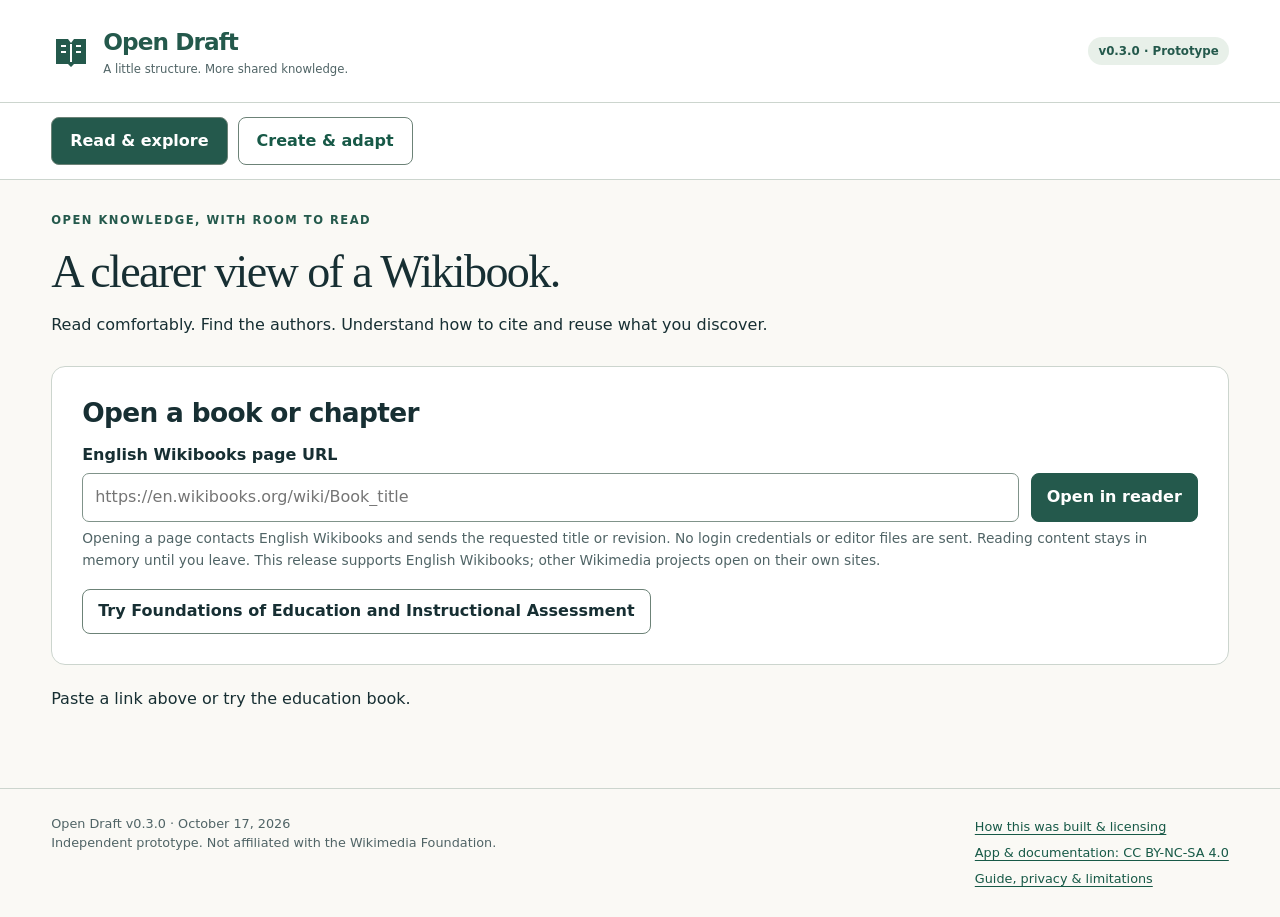
<file: docs/index.html>
<!doctype html>
<html lang="en">
<head>
  <meta charset="utf-8">
  <meta name="viewport" content="width=device-width, initial-scale=1">
  <meta name="description" content="A local-first workspace for thoughtful Wikibooks and Wikimedia Commons contributions.">
  <meta http-equiv="Content-Security-Policy" content="default-src 'self'; script-src 'self'; style-src 'self'; img-src 'self' data: blob:; connect-src https://en.wikibooks.org; object-src 'none'; base-uri 'none'; form-action 'none'">
  <title>Open Draft · A workspace for wiki contributors</title>
  <meta name="application-version" content="0.3.0">
  <meta name="release-date" content="2026-10-17">
  <link rel="license" href="https://creativecommons.org/licenses/by-nc-sa/4.0/">
  <link rel="stylesheet" href="styles.css">
  
  
  
  
  <script defer src="reader.js"></script>
</head>
<body><a class="skip" href="#reader-main">Skip to reader</a><header class="masthead">
  <a class="brand" href="./" aria-label="Open Draft home"><svg aria-hidden="true" viewBox="0 0 40 40" width="40" height="40"><path d="M5 8h12l3 4 3-4h12v25H23l-3 3-3-3H5z" fill="currentColor"/><path d="M20 13v18M10 15h5M10 21h5M25 15h5M25 21h5" stroke="#fff" stroke-width="2"/></svg><span>Open Draft<span class="brand-sub">A little structure. More shared knowledge.</span></span></a>
  <div class="header-actions"><span class="badge">v0.3.0 · Prototype</span></div>
</header><nav class="mode-nav" aria-label="Open Draft modes"><a href="./" aria-current="page">Read &amp; explore</a><a href="create.html" >Create &amp; adapt</a></nav>
<main id="reader-main" class="reader-home" tabindex="-1">
<section class="reader-welcome"><p class="eyebrow">OPEN KNOWLEDGE, WITH ROOM TO READ</p><h1>A clearer view of a Wikibook.</h1><p>Read comfortably. Find the authors. Understand how to cite and reuse what you discover.</p></section>
<section class="panel" aria-labelledby="open-title"><h2 id="open-title">Open a book or chapter</h2><form id="reader-form"><label for="book-url">English Wikibooks page URL</label><div class="reader-load"><input id="book-url" type="url" required aria-describedby="reader-privacy" placeholder="https://en.wikibooks.org/wiki/Book_title"><button id="load-book" class="primary" type="submit">Open in reader</button></div></form><p id="reader-privacy" class="hint">Opening a page contacts English Wikibooks and sends the requested title or revision. No login credentials or editor files are sent. Reading content stays in memory until you leave. This release supports English Wikibooks; other Wikimedia projects open on their own sites.</p><button id="education-example" class="example-button">Try Foundations of Education and Instructional Assessment</button></section>
<p id="reader-status" role="status">Paste a link above or try the education book.</p><p id="reader-error" role="alert"></p>
<section id="reader-result" hidden><header class="book-heading"><p class="eyebrow">ENGLISH WIKIBOOKS</p><h2 id="book-title" tabindex="-1"></h2><p id="revision-info" class="small"></p><div id="source-links" class="source-links"></div></header>
<div class="reader-columns"><aside class="reader-tools" aria-label="Reading and reuse tools">
<section class="panel"><h3>Make it comfortable</h3><label for="reader-size">Text size</label><select id="reader-size"><option value="size-normal">Standard</option><option value="size-large">Large</option><option value="size-largest">Extra large</option></select><label class="check"><input id="reader-spacing" type="checkbox"> More space between lines</label><details id="outline-details"><summary>On this page</summary><nav id="page-outline" aria-label="On this page"></nav></details></section>
<section class="panel"><h3>License &amp; reuse</h3><p id="license-info"></p><p><a href="https://creativecommons.org/licenses/by-sa/4.0/">Read CC BY-SA 4.0</a> · <a href="https://en.wikibooks.org/wiki/Wikibooks:Copyrights">Wikibooks copyright policy</a></p><p class="small">Credit the source, link the license, and indicate changes. Shared adaptations must meet ShareAlike terms. Images have their own licenses. The app’s NC-SA license does not apply to the book.</p><label for="attribution">Reuse attribution draft</label><textarea id="attribution" readonly rows="7"></textarea><button data-copy-reader="attribution">Copy attribution draft</button></section>
<section class="panel"><h3>Cite this page</h3><p>Use “Citation styles on Wikibooks” above for formatted references. This record identifies the page version you read.</p><label for="source-record">Source and revision record</label><textarea id="source-record" readonly rows="7"></textarea><div class="actions"><button data-copy-reader="source-record">Copy source record</button><button id="download-source">Download source &amp; attribution</button></div></section>
</aside><section class="panel reading-panel" aria-label="Wikibooks reading view"><p id="reading-limit" class="callout small"></p><article id="reader-content" class="wiki-reading size-normal" aria-label="Source page content"></article></section></div></section></main><footer><p>Open Draft v0.3.0 · <time datetime="2026-10-17">October 17, 2026</time><br>Independent prototype. Not affiliated with the Wikimedia Foundation.</p><p><a href="about.html">How this was built &amp; licensing</a><br><a rel="license" href="https://creativecommons.org/licenses/by-nc-sa/4.0/">App &amp; documentation: CC BY-NC-SA 4.0</a><br><a href="guide.html">Guide, privacy &amp; limitations</a></p></footer></body></html>
</file>
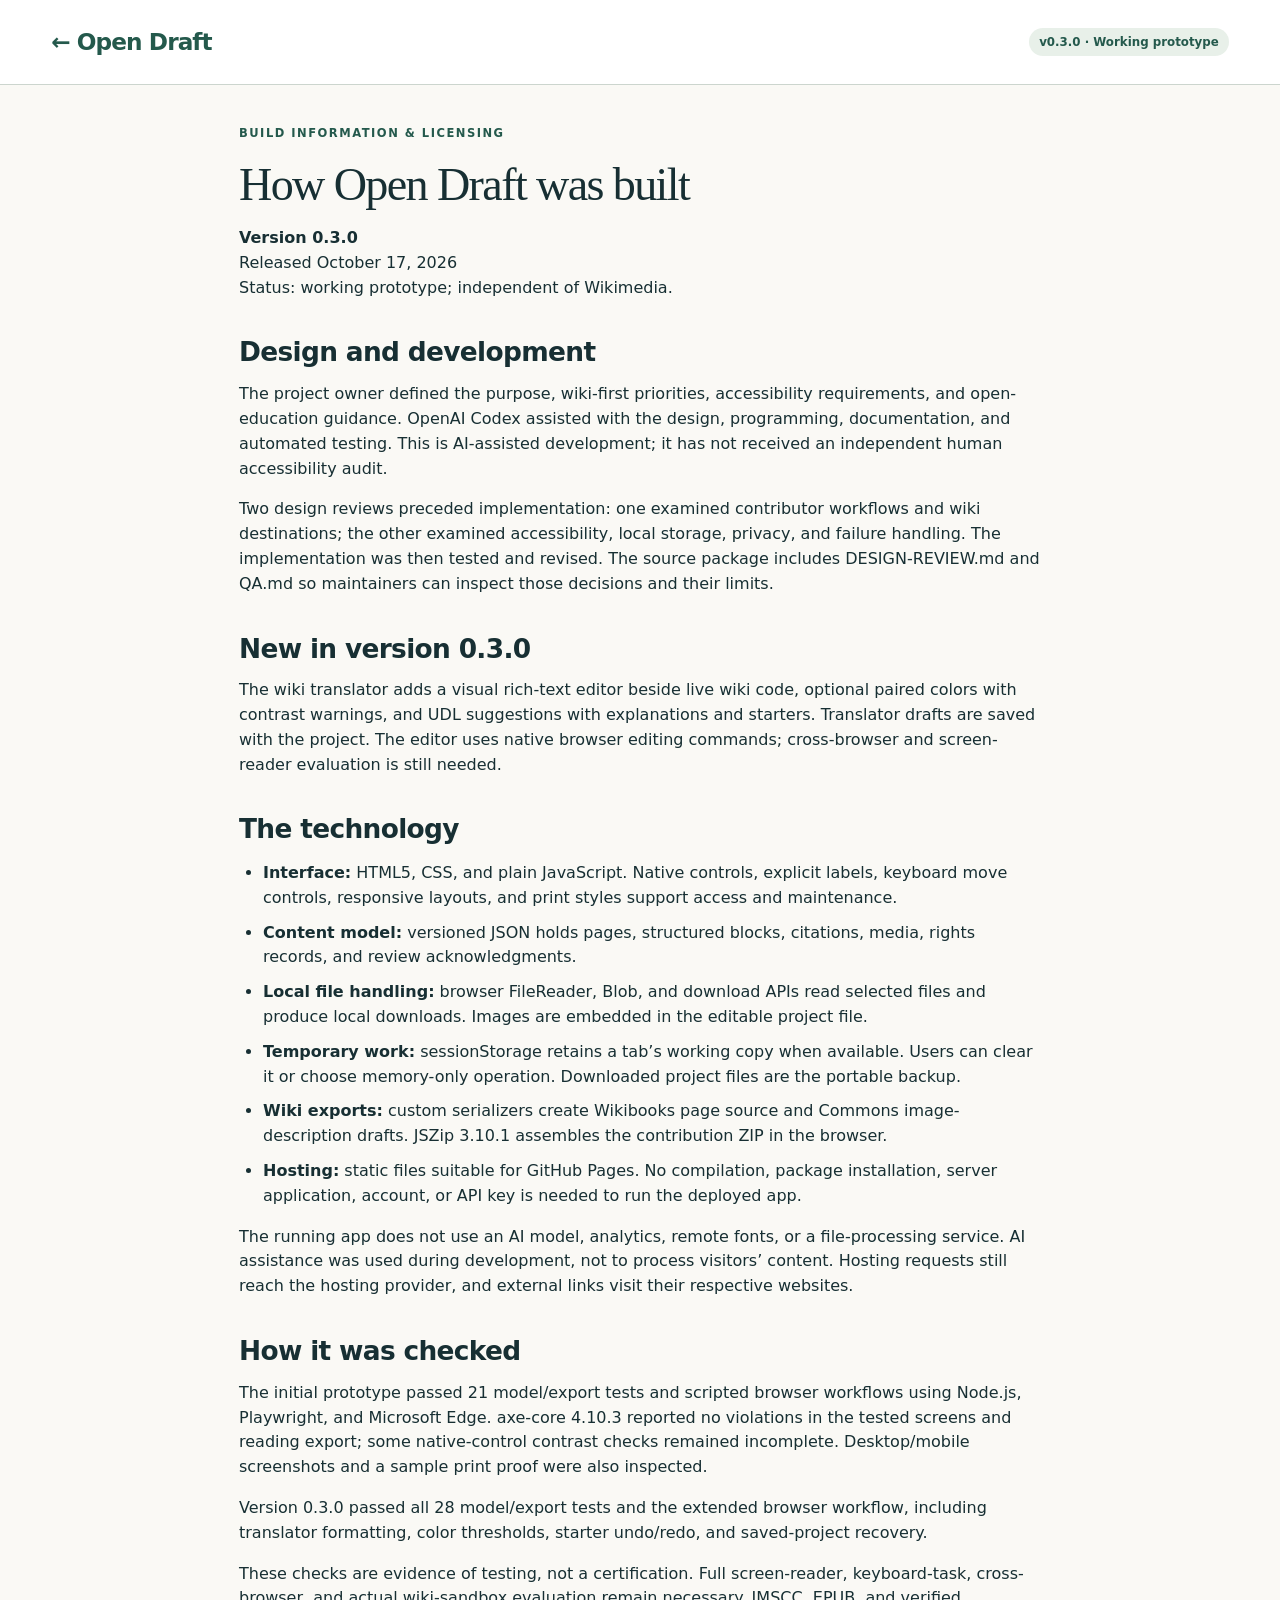
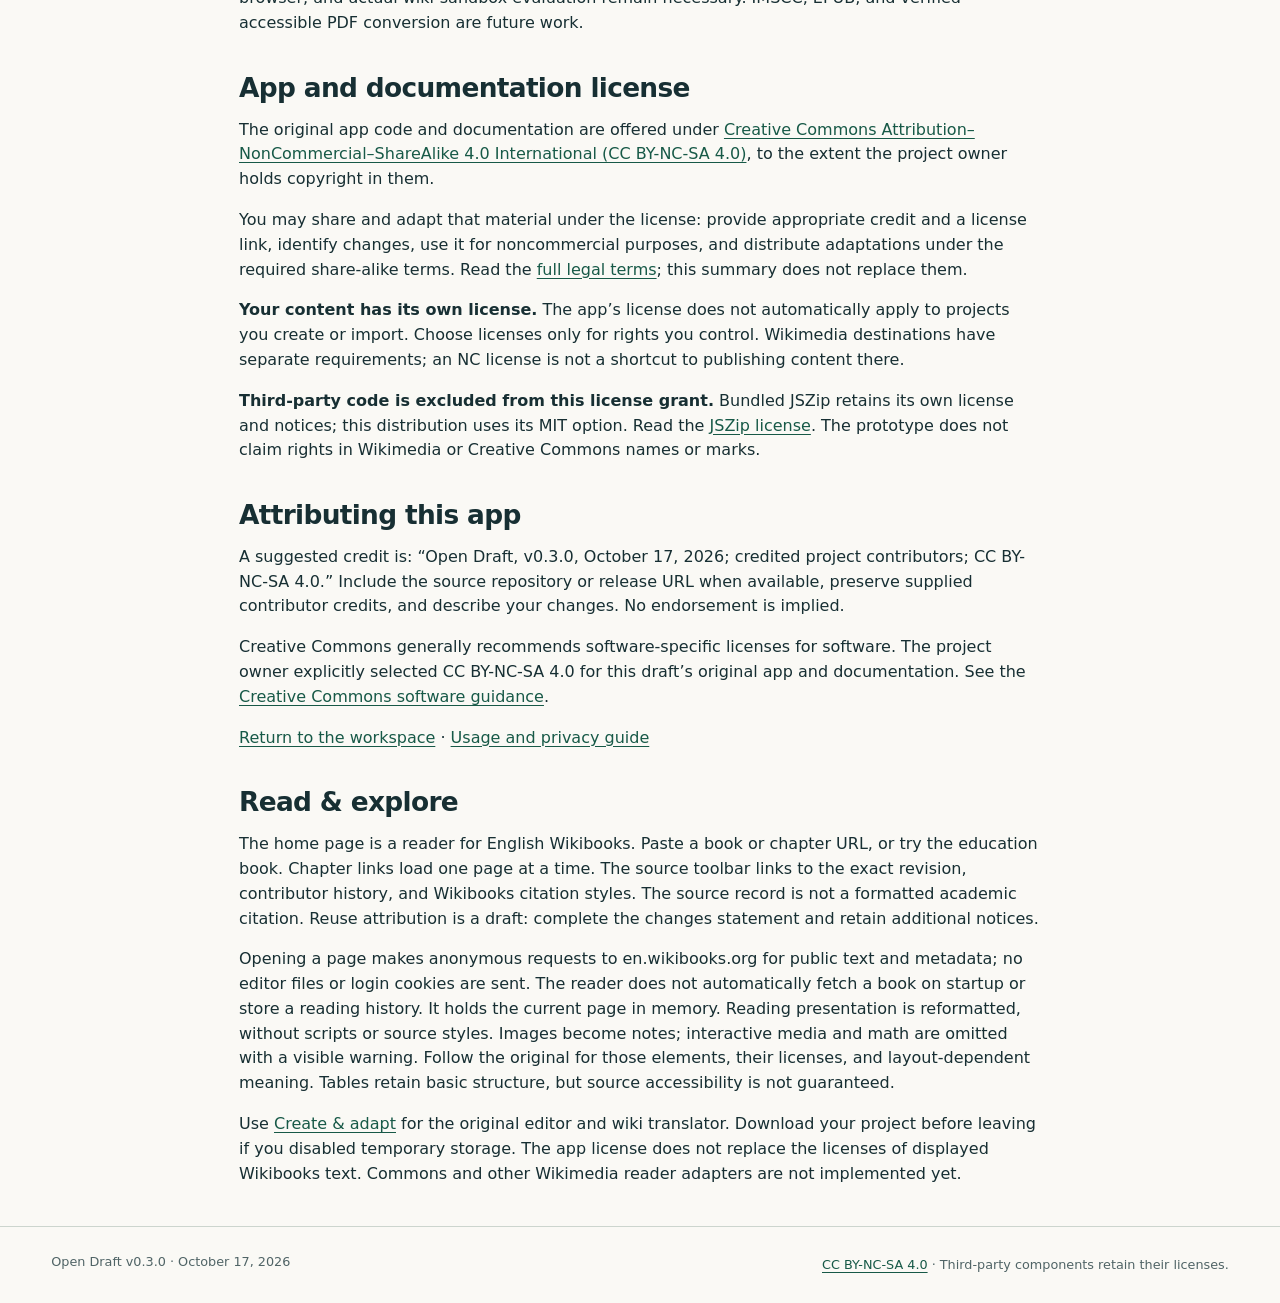
<file: docs/about.html>
<!doctype html>
<html lang="en">
<head><meta charset="utf-8"><meta name="viewport" content="width=device-width,initial-scale=1"><meta name="description" content="How Open Draft was built, its version, release date, and licensing."><title>How Open Draft was built · v0.3.0</title><link rel="stylesheet" href="styles.css"><link rel="license" href="https://creativecommons.org/licenses/by-nc-sa/4.0/"></head>
<body>
<a class="skip" href="#about">Skip to build information</a>
<header class="masthead"><a class="brand" href="./">← Open Draft</a><span class="badge">v0.3.0 · Working prototype</span></header>
<main class="guide" id="about">
<p class="eyebrow">BUILD INFORMATION &amp; LICENSING</p>
<h1>How Open Draft was built</h1>
<p><strong>Version 0.3.0</strong><br>Released <time datetime="2026-10-17">October 17, 2026</time><br>Status: working prototype; independent of Wikimedia.</p>
<h2>Design and development</h2>
<p>The project owner defined the purpose, wiki-first priorities, accessibility requirements, and open-education guidance. OpenAI Codex assisted with the design, programming, documentation, and automated testing. This is AI-assisted development; it has not received an independent human accessibility audit.</p>
<p>Two design reviews preceded implementation: one examined contributor workflows and wiki destinations; the other examined accessibility, local storage, privacy, and failure handling. The implementation was then tested and revised. The source package includes DESIGN-REVIEW.md and QA.md so maintainers can inspect those decisions and their limits.</p>
<h2>New in version 0.3.0</h2><p>The wiki translator adds a visual rich-text editor beside live wiki code, optional paired colors with contrast warnings, and UDL suggestions with explanations and starters. Translator drafts are saved with the project. The editor uses native browser editing commands; cross-browser and screen-reader evaluation is still needed.</p><h2>The technology</h2>
<ul>
<li><strong>Interface:</strong> HTML5, CSS, and plain JavaScript. Native controls, explicit labels, keyboard move controls, responsive layouts, and print styles support access and maintenance.</li>
<li><strong>Content model:</strong> versioned JSON holds pages, structured blocks, citations, media, rights records, and review acknowledgments.</li>
<li><strong>Local file handling:</strong> browser FileReader, Blob, and download APIs read selected files and produce local downloads. Images are embedded in the editable project file.</li>
<li><strong>Temporary work:</strong> sessionStorage retains a tab’s working copy when available. Users can clear it or choose memory-only operation. Downloaded project files are the portable backup.</li>
<li><strong>Wiki exports:</strong> custom serializers create Wikibooks page source and Commons image-description drafts. JSZip 3.10.1 assembles the contribution ZIP in the browser.</li>
<li><strong>Hosting:</strong> static files suitable for GitHub Pages. No compilation, package installation, server application, account, or API key is needed to run the deployed app.</li>
</ul>
<p>The running app does not use an AI model, analytics, remote fonts, or a file-processing service. AI assistance was used during development, not to process visitors’ content. Hosting requests still reach the hosting provider, and external links visit their respective websites.</p>
<h2>How it was checked</h2>
<p>The initial prototype passed 21 model/export tests and scripted browser workflows using Node.js, Playwright, and Microsoft Edge. axe-core 4.10.3 reported no violations in the tested screens and reading export; some native-control contrast checks remained incomplete. Desktop/mobile screenshots and a sample print proof were also inspected.</p>
<p>Version 0.3.0 passed all 28 model/export tests and the extended browser workflow, including translator formatting, color thresholds, starter undo/redo, and saved-project recovery.</p><p>These checks are evidence of testing, not a certification. Full screen-reader, keyboard-task, cross-browser, and actual wiki-sandbox evaluation remain necessary. IMSCC, EPUB, and verified accessible PDF conversion are future work.</p>
<h2>App and documentation license</h2>
<p>The original app code and documentation are offered under <a rel="license" href="https://creativecommons.org/licenses/by-nc-sa/4.0/">Creative Commons Attribution–NonCommercial–ShareAlike 4.0 International (CC BY-NC-SA 4.0)</a>, to the extent the project owner holds copyright in them.</p>
<p>You may share and adapt that material under the license: provide appropriate credit and a license link, identify changes, use it for noncommercial purposes, and distribute adaptations under the required share-alike terms. Read the <a href="https://creativecommons.org/licenses/by-nc-sa/4.0/legalcode.en">full legal terms</a>; this summary does not replace them.</p>
<p><strong>Your content has its own license.</strong> The app’s license does not automatically apply to projects you create or import. Choose licenses only for rights you control. Wikimedia destinations have separate requirements; an NC license is not a shortcut to publishing content there.</p>
<p><strong>Third-party code is excluded from this license grant.</strong> Bundled JSZip retains its own license and notices; this distribution uses its MIT option. Read the <a href="vendor/JSZIP-LICENSE.md">JSZip license</a>. The prototype does not claim rights in Wikimedia or Creative Commons names or marks.</p>
<h2>Attributing this app</h2>
<p>A suggested credit is: “Open Draft, v0.3.0, October 17, 2026; credited project contributors; CC BY-NC-SA 4.0.” Include the source repository or release URL when available, preserve supplied contributor credits, and describe your changes. No endorsement is implied.</p>
<p>Creative Commons generally recommends software-specific licenses for software. The project owner explicitly selected CC BY-NC-SA 4.0 for this draft’s original app and documentation. See the <a href="https://creativecommons.org/faq/#can-i-apply-a-creative-commons-license-to-software">Creative Commons software guidance</a>.</p>
<p><a href="./">Return to the workspace</a> · <a href="guide.html">Usage and privacy guide</a></p>
<h2>Read &amp; explore</h2><p>The home page is a reader for English Wikibooks. Paste a book or chapter URL, or try the education book. Chapter links load one page at a time. The source toolbar links to the exact revision, contributor history, and Wikibooks citation styles. The source record is not a formatted academic citation. Reuse attribution is a draft: complete the changes statement and retain additional notices.</p><p>Opening a page makes anonymous requests to en.wikibooks.org for public text and metadata; no editor files or login cookies are sent. The reader does not automatically fetch a book on startup or store a reading history. It holds the current page in memory. Reading presentation is reformatted, without scripts or source styles. Images become notes; interactive media and math are omitted with a visible warning. Follow the original for those elements, their licenses, and layout-dependent meaning. Tables retain basic structure, but source accessibility is not guaranteed.</p><p>Use <a href="create.html">Create &amp; adapt</a> for the original editor and wiki translator. Download your project before leaving if you disabled temporary storage. The app license does not replace the licenses of displayed Wikibooks text. Commons and other Wikimedia reader adapters are not implemented yet.</p></main>
<footer><p>Open Draft v0.3.0 · <time datetime="2026-10-17">October 17, 2026</time></p><p><a rel="license" href="https://creativecommons.org/licenses/by-nc-sa/4.0/">CC BY-NC-SA 4.0</a> · Third-party components retain their licenses.</p></footer>
</body></html>
</file>
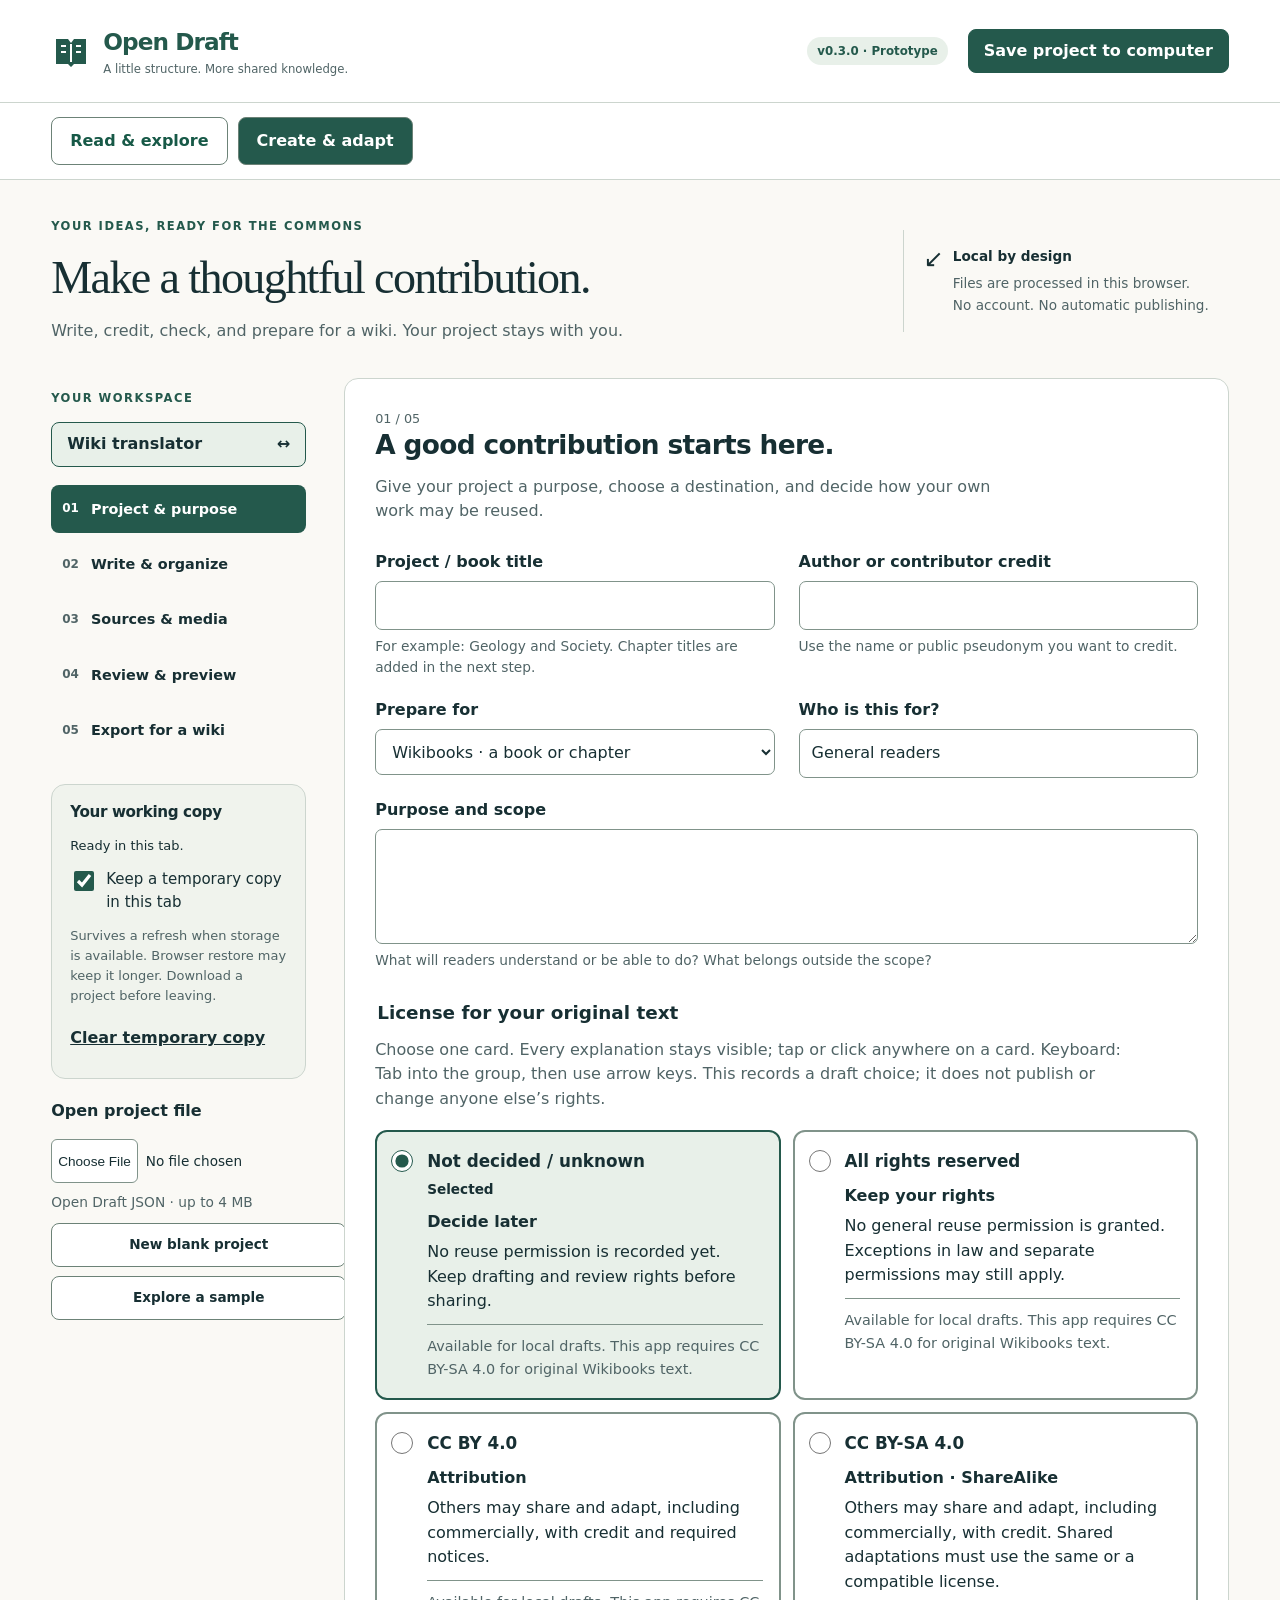
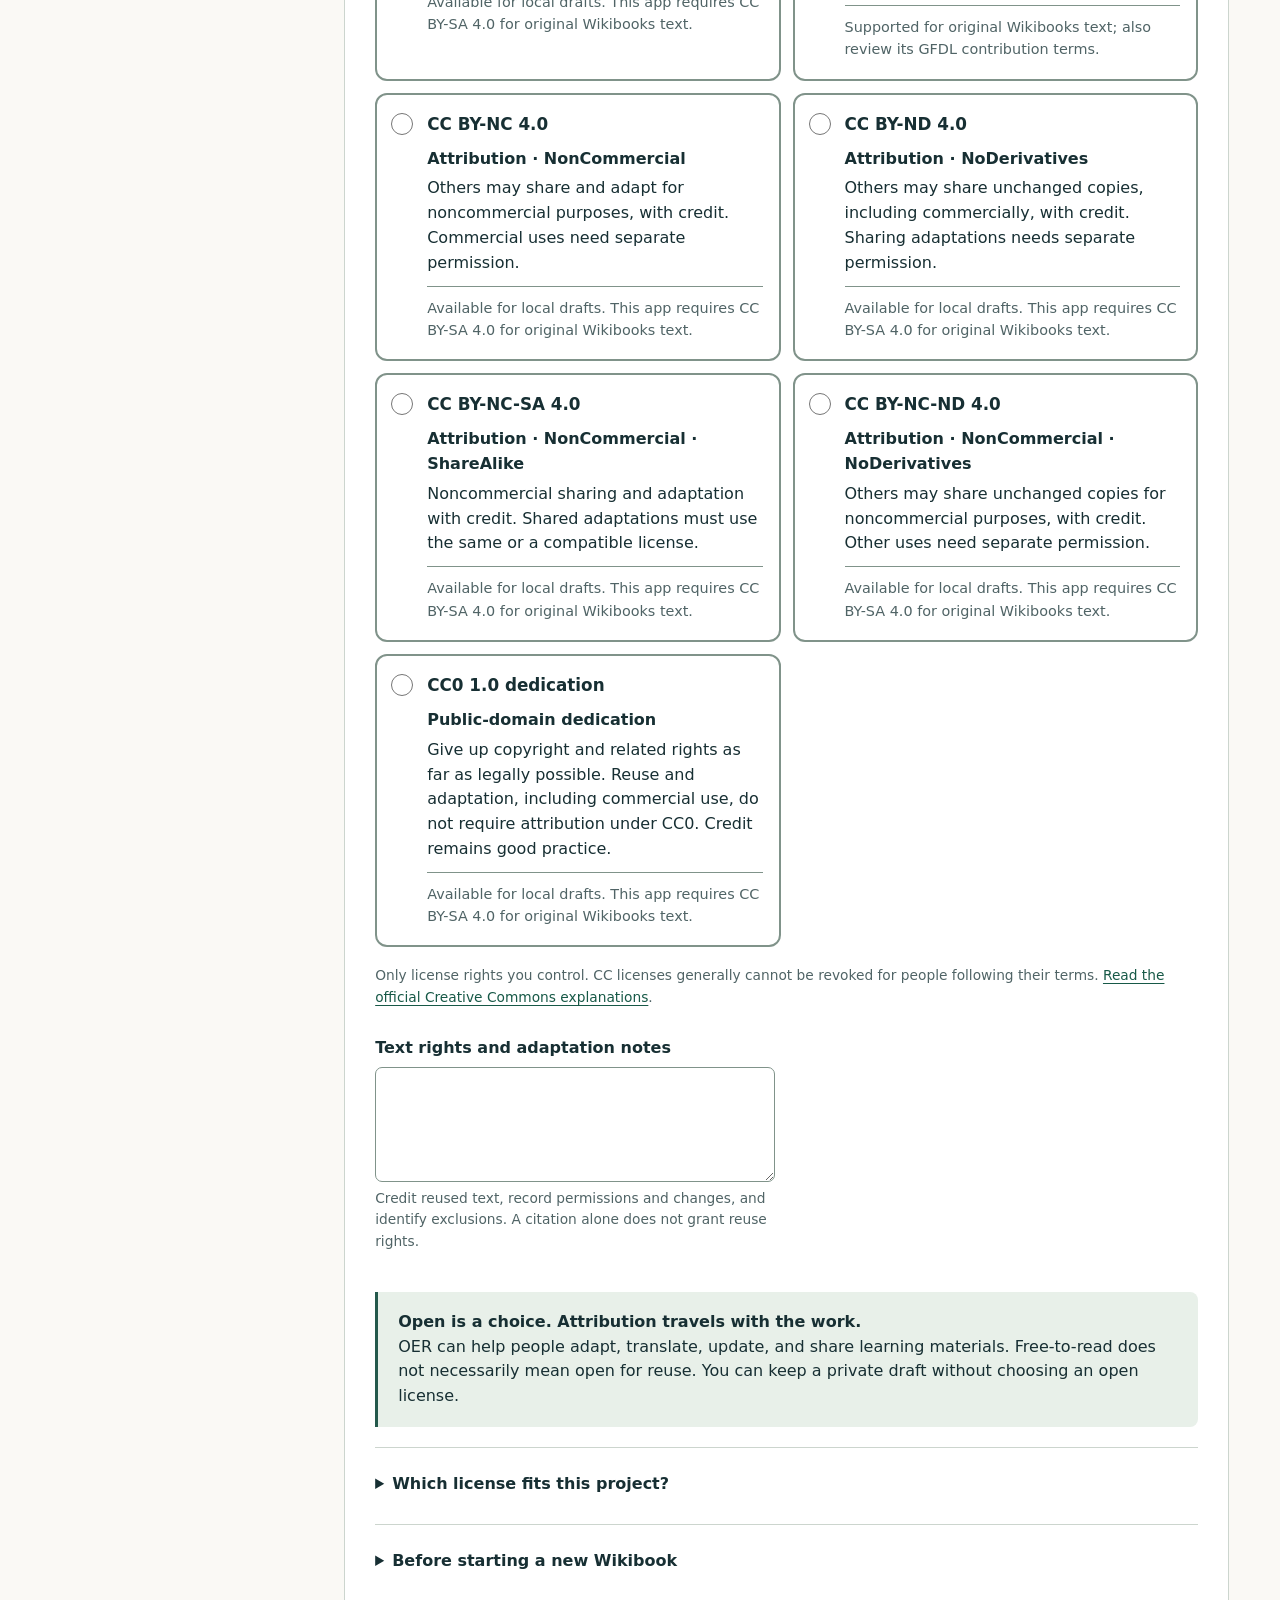
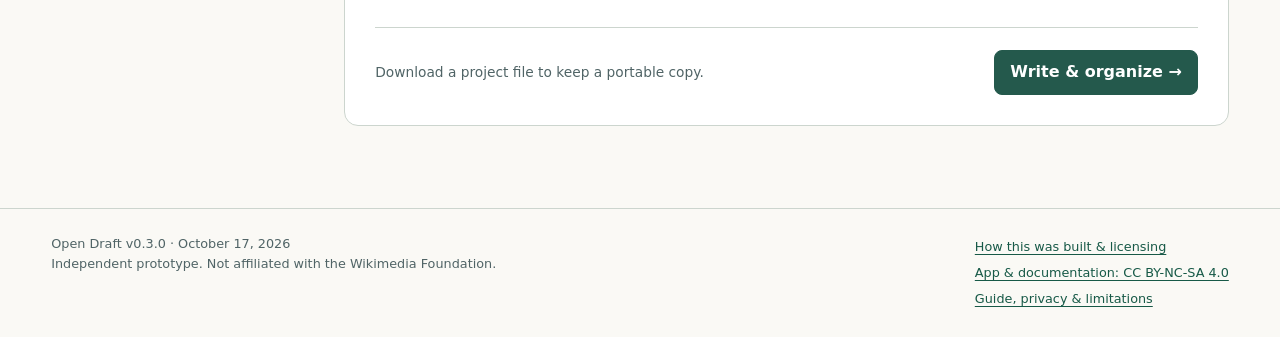
<file: docs/create.html>
<!doctype html>
<html lang="en">
<head>
  <meta charset="utf-8">
  <meta name="viewport" content="width=device-width, initial-scale=1">
  <meta name="description" content="A local-first workspace for thoughtful Wikibooks and Wikimedia Commons contributions.">
  <meta http-equiv="Content-Security-Policy" content="default-src 'self'; script-src 'self'; style-src 'self'; img-src 'self' data: blob:; connect-src 'none'; object-src 'none'; base-uri 'none'; form-action 'none'">
  <title>Open Draft · A workspace for wiki contributors</title>
  <meta name="application-version" content="0.3.0">
  <meta name="release-date" content="2026-10-17">
  <link rel="license" href="https://creativecommons.org/licenses/by-nc-sa/4.0/">
  <link rel="stylesheet" href="styles.css">
  <script defer src="vendor/jszip.min.js"></script>
  <script defer src="translator.js"></script>
  <script defer src="core.js"></script>
  <script defer src="translator-ui.js"></script>
  <script defer src="app.js"></script>
</head>
<body>
<a class="skip" href="#workspace">Skip to workspace</a>
<header class="masthead">
  <a class="brand" href="./" aria-label="Open Draft home"><svg aria-hidden="true" viewBox="0 0 40 40" width="40" height="40"><path d="M5 8h12l3 4 3-4h12v25H23l-3 3-3-3H5z" fill="currentColor"/><path d="M20 13v18M10 15h5M10 21h5M25 15h5M25 21h5" stroke="#fff" stroke-width="2"/></svg><span>Open Draft<span class="brand-sub">A little structure. More shared knowledge.</span></span></a>
  <div class="header-actions"><span class="badge">v0.3.0 · Prototype</span><button id="download-project" class="primary">Save project to computer</button></div>
</header><nav class="mode-nav" aria-label="Open Draft modes"><a href="./" >Read &amp; explore</a><a href="create.html" aria-current="page">Create &amp; adapt</a></nav>
<div class="intro" role="region" aria-label="About this workspace"><div><p class="eyebrow">YOUR IDEAS, READY FOR THE COMMONS</p><h1>Make a thoughtful contribution.</h1><p>Write, credit, check, and prepare for a wiki. Your project stays with you.</p></div><div class="local-note"><span aria-hidden="true">↙</span><strong>Local by design</strong><p>Files are processed in this browser.<br>No account. No automatic publishing.</p></div></div>
<div class="layout">
<aside class="sidebar" aria-label="Project navigation">
  <p class="eyebrow">YOUR WORKSPACE</p>
  <button class="translator-nav" data-step="translate">Wiki translator <span aria-hidden="true">↔</span></button>
  <nav aria-label="Workflow"><ol class="steps">
    <li><button data-step="setup" aria-current="step"><span>01</span> Project &amp; purpose</button></li>
    <li><button data-step="write"><span>02</span> Write &amp; organize</button></li>
    <li><button data-step="sources"><span>03</span> Sources &amp; media</button></li>
    <li><button data-step="review"><span>04</span> Review &amp; preview</button></li>
    <li><button data-step="export"><span>05</span> Export for a wiki</button></li>
  </ol></nav>
  <div class="sidebar-card"><h2>Your working copy</h2><p id="save-state" role="status">Ready in this tab.</p><label class="check"><input id="temporary-save" type="checkbox" checked> Keep a temporary copy in this tab</label><p class="small">Survives a refresh when storage is available. Browser restore may keep it longer. Download a project before leaving.</p><button id="clear-session" class="text-button">Clear temporary copy</button></div>
  <div class="file-actions"><label for="open-project">Open project file</label><input id="open-project" type="file" accept=".json,.opendraft" aria-describedby="file-help"><p id="file-help" class="small">Open Draft JSON · up to 4 MB</p><button id="new-project">New blank project</button><button id="sample-project">Explore a sample</button></div>
</aside>
<main id="workspace" tabindex="-1"><div id="notice" role="status" aria-live="polite"></div><div id="error" role="alert"></div><div id="view"></div></main>
</div>
<footer><p>Open Draft v0.3.0 · <time datetime="2026-10-17">October 17, 2026</time><br>Independent prototype. Not affiliated with the Wikimedia Foundation.</p><p><a href="about.html">How this was built &amp; licensing</a><br><a rel="license" href="https://creativecommons.org/licenses/by-nc-sa/4.0/">App &amp; documentation: CC BY-NC-SA 4.0</a><br><a href="guide.html">Guide, privacy &amp; limitations</a></p></footer>
<dialog id="confirm-dialog" aria-labelledby="confirm-title" aria-describedby="confirm-description"><h2 id="confirm-title">Replace this project?</h2><p id="confirm-description"></p><div class="actions"><button id="cancel-dialog" autofocus>Cancel</button><button id="accept-dialog" class="danger">Continue</button></div></dialog>
<noscript><p class="noscript">This editor needs JavaScript to process files locally. Enable JavaScript to use it. <a href="guide.html">Read the guide</a>.</p></noscript>
</body></html>
</file>
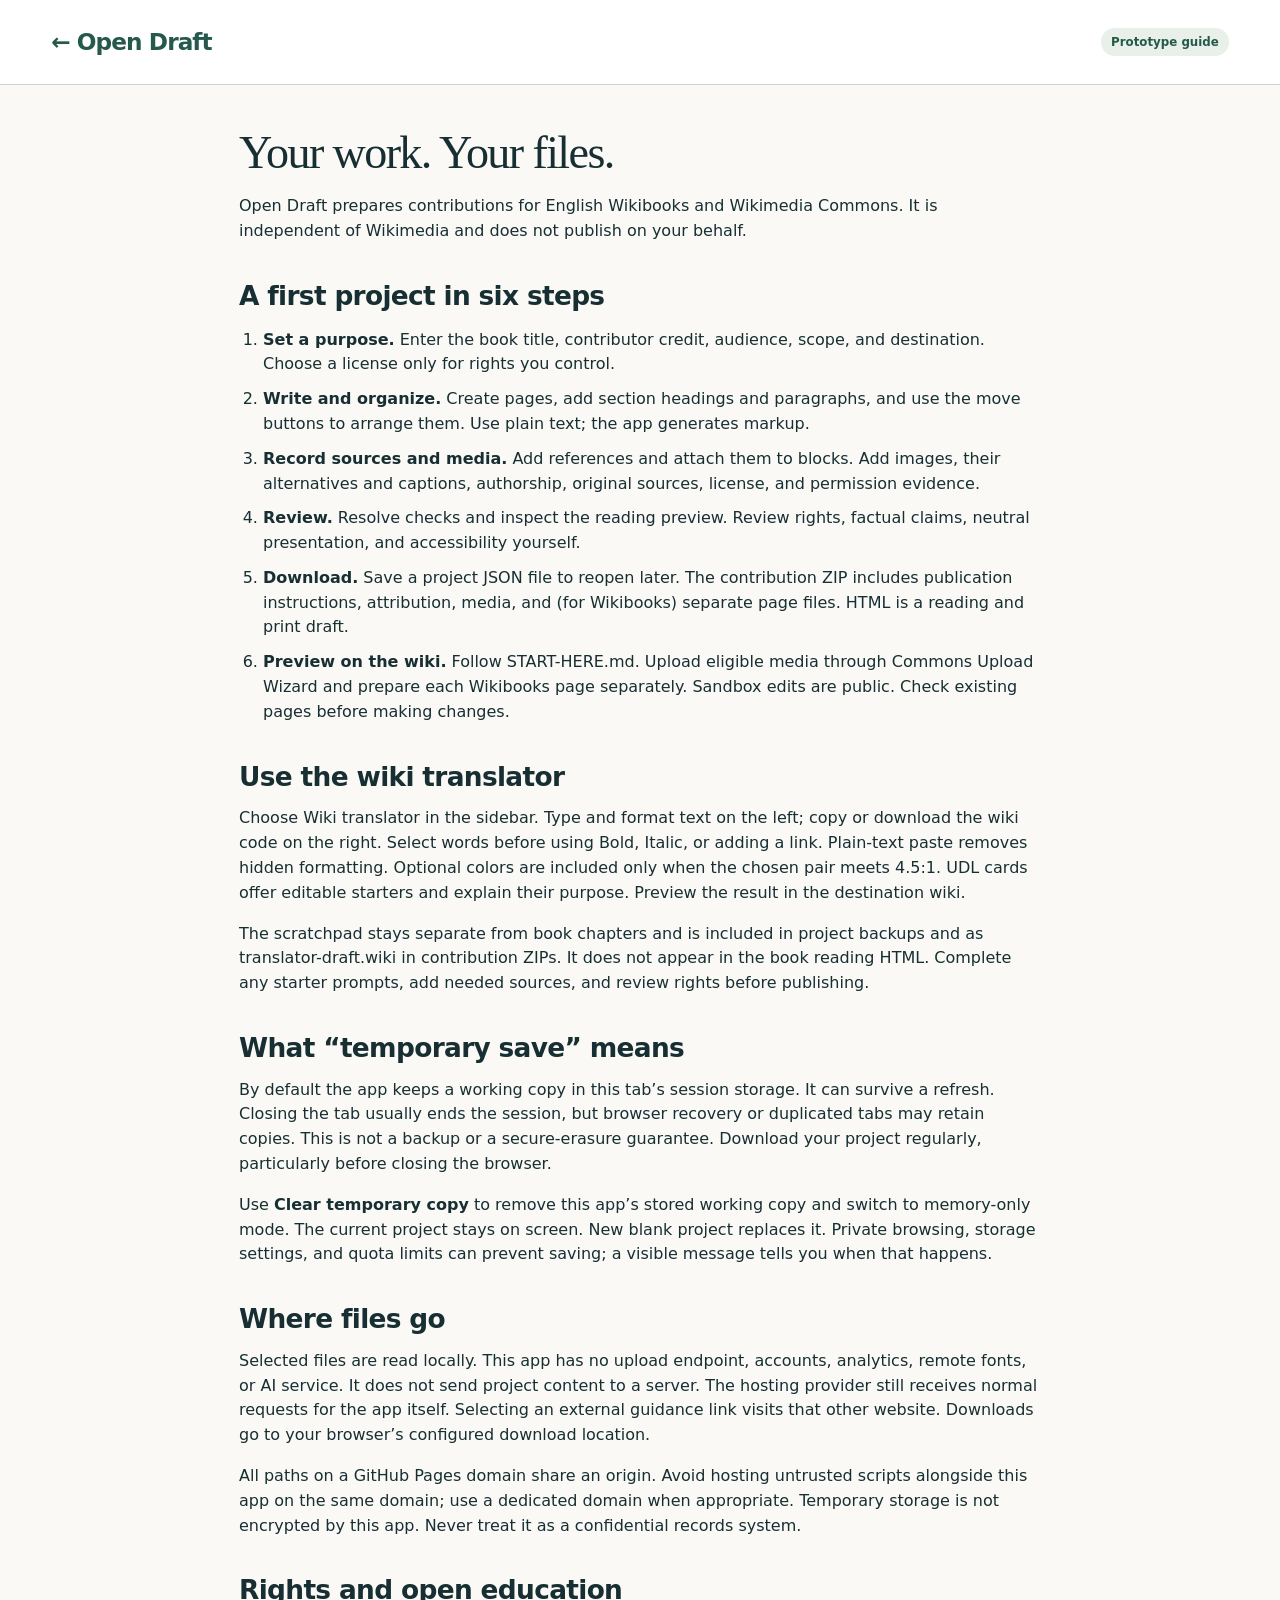
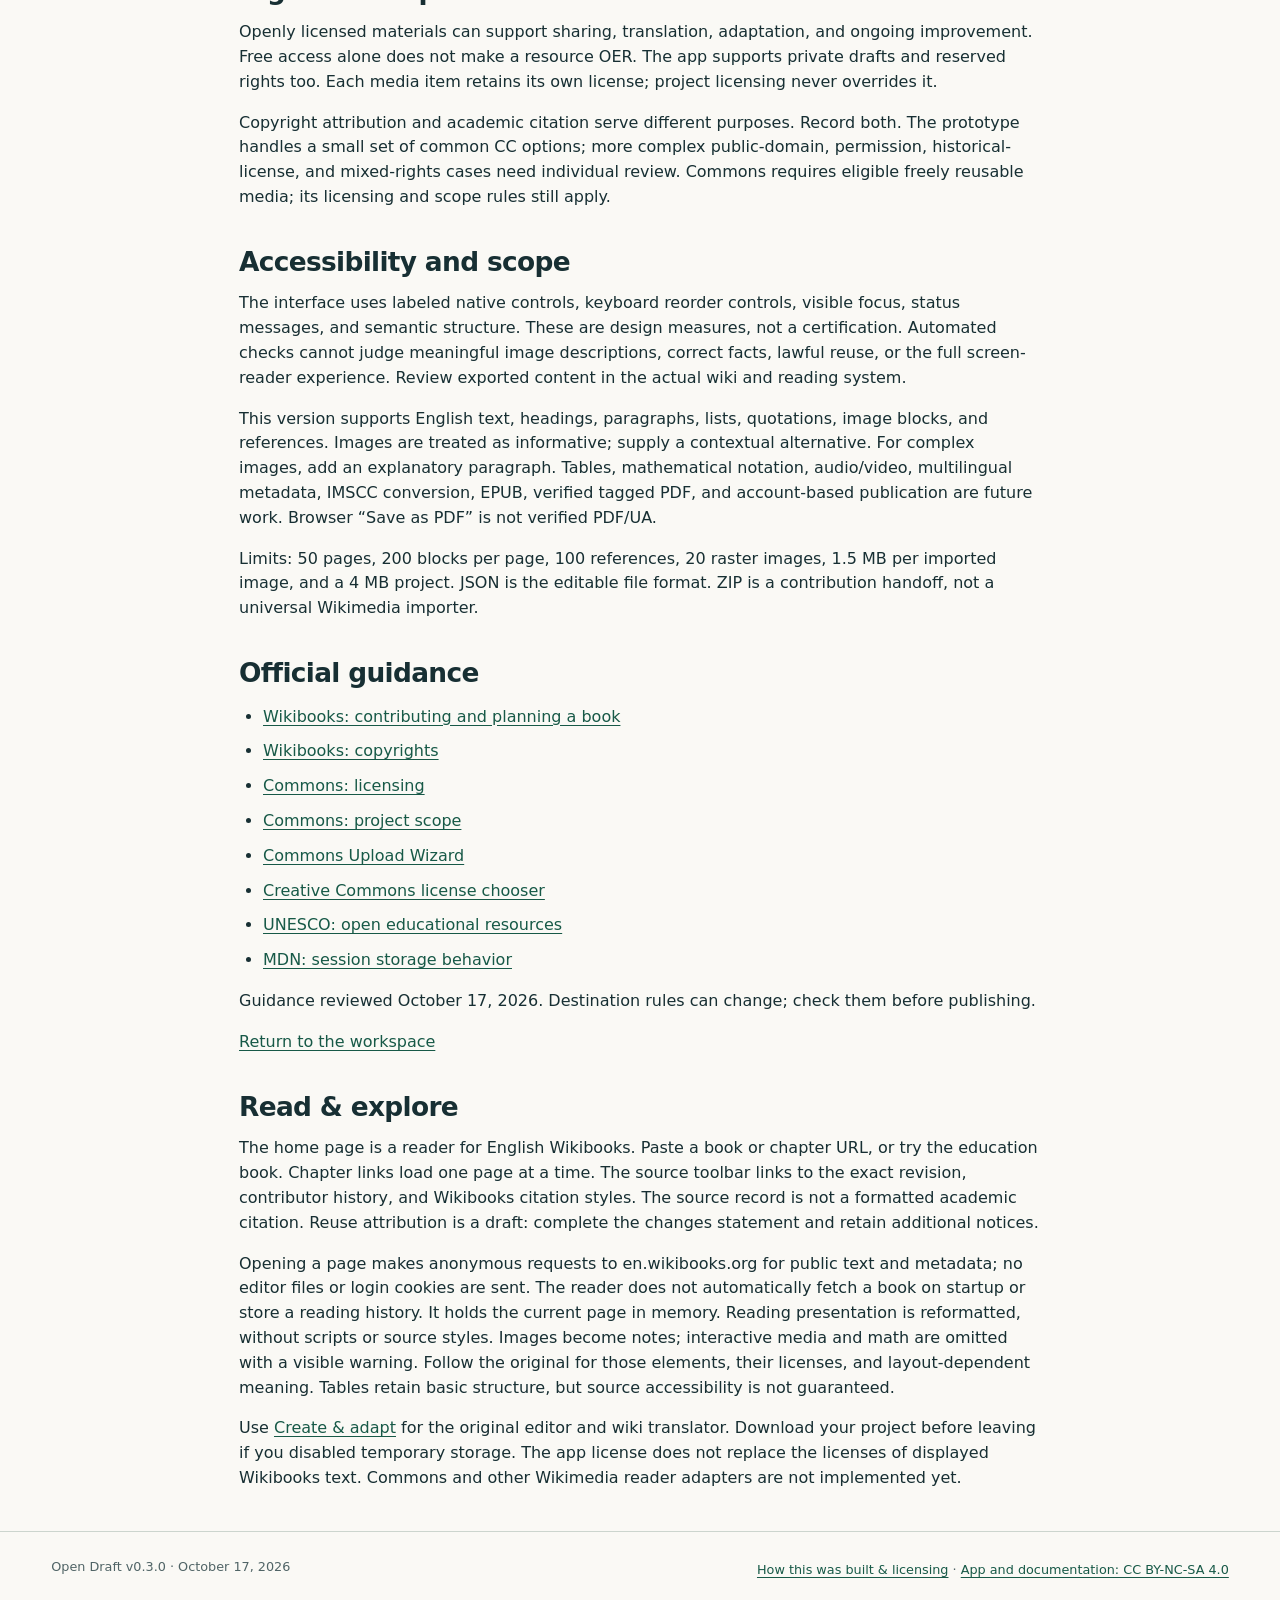
<file: docs/guide.html>
<!doctype html><html lang="en"><head><meta charset="utf-8"><meta name="viewport" content="width=device-width,initial-scale=1"><title>Open Draft guide · Privacy and contribution workflow</title><link rel="stylesheet" href="styles.css"></head><body><a class="skip" href="#guide">Skip to guide</a><header class="masthead"><a class="brand" href="./">← Open Draft</a><span class="badge">Prototype guide</span></header><main class="guide" id="guide"><h1>Your work. Your files.</h1><p>Open Draft prepares contributions for English Wikibooks and Wikimedia Commons. It is independent of Wikimedia and does not publish on your behalf.</p><h2>A first project in six steps</h2><ol><li><strong>Set a purpose.</strong> Enter the book title, contributor credit, audience, scope, and destination. Choose a license only for rights you control.</li><li><strong>Write and organize.</strong> Create pages, add section headings and paragraphs, and use the move buttons to arrange them. Use plain text; the app generates markup.</li><li><strong>Record sources and media.</strong> Add references and attach them to blocks. Add images, their alternatives and captions, authorship, original sources, license, and permission evidence.</li><li><strong>Review.</strong> Resolve checks and inspect the reading preview. Review rights, factual claims, neutral presentation, and accessibility yourself.</li><li><strong>Download.</strong> Save a project JSON file to reopen later. The contribution ZIP includes publication instructions, attribution, media, and (for Wikibooks) separate page files. HTML is a reading and print draft.</li><li><strong>Preview on the wiki.</strong> Follow START-HERE.md. Upload eligible media through Commons Upload Wizard and prepare each Wikibooks page separately. Sandbox edits are public. Check existing pages before making changes.</li></ol><h2>Use the wiki translator</h2><p>Choose Wiki translator in the sidebar. Type and format text on the left; copy or download the wiki code on the right. Select words before using Bold, Italic, or adding a link. Plain-text paste removes hidden formatting. Optional colors are included only when the chosen pair meets 4.5:1. UDL cards offer editable starters and explain their purpose. Preview the result in the destination wiki.</p><p>The scratchpad stays separate from book chapters and is included in project backups and as translator-draft.wiki in contribution ZIPs. It does not appear in the book reading HTML. Complete any starter prompts, add needed sources, and review rights before publishing.</p><h2>What “temporary save” means</h2><p>By default the app keeps a working copy in this tab’s session storage. It can survive a refresh. Closing the tab usually ends the session, but browser recovery or duplicated tabs may retain copies. This is not a backup or a secure-erasure guarantee. Download your project regularly, particularly before closing the browser.</p><p>Use <strong>Clear temporary copy</strong> to remove this app’s stored working copy and switch to memory-only mode. The current project stays on screen. New blank project replaces it. Private browsing, storage settings, and quota limits can prevent saving; a visible message tells you when that happens.</p><h2>Where files go</h2><p>Selected files are read locally. This app has no upload endpoint, accounts, analytics, remote fonts, or AI service. It does not send project content to a server. The hosting provider still receives normal requests for the app itself. Selecting an external guidance link visits that other website. Downloads go to your browser’s configured download location.</p><p>All paths on a GitHub Pages domain share an origin. Avoid hosting untrusted scripts alongside this app on the same domain; use a dedicated domain when appropriate. Temporary storage is not encrypted by this app. Never treat it as a confidential records system.</p><h2>Rights and open education</h2><p>Openly licensed materials can support sharing, translation, adaptation, and ongoing improvement. Free access alone does not make a resource OER. The app supports private drafts and reserved rights too. Each media item retains its own license; project licensing never overrides it.</p><p>Copyright attribution and academic citation serve different purposes. Record both. The prototype handles a small set of common CC options; more complex public-domain, permission, historical-license, and mixed-rights cases need individual review. Commons requires eligible freely reusable media; its licensing and scope rules still apply.</p><h2>Accessibility and scope</h2><p>The interface uses labeled native controls, keyboard reorder controls, visible focus, status messages, and semantic structure. These are design measures, not a certification. Automated checks cannot judge meaningful image descriptions, correct facts, lawful reuse, or the full screen-reader experience. Review exported content in the actual wiki and reading system.</p><p>This version supports English text, headings, paragraphs, lists, quotations, image blocks, and references. Images are treated as informative; supply a contextual alternative. For complex images, add an explanatory paragraph. Tables, mathematical notation, audio/video, multilingual metadata, IMSCC conversion, EPUB, verified tagged PDF, and account-based publication are future work. Browser “Save as PDF” is not verified PDF/UA.</p><p>Limits: 50 pages, 200 blocks per page, 100 references, 20 raster images, 1.5 MB per imported image, and a 4 MB project. JSON is the editable file format. ZIP is a contribution handoff, not a universal Wikimedia importer.</p><h2>Official guidance</h2><ul><li><a href="https://en.wikibooks.org/wiki/Help:Contributing">Wikibooks: contributing and planning a book</a></li><li><a href="https://en.wikibooks.org/wiki/Wikibooks:Copyrights">Wikibooks: copyrights</a></li><li><a href="https://commons.wikimedia.org/wiki/Commons:Licensing">Commons: licensing</a></li><li><a href="https://commons.wikimedia.org/wiki/Commons:Project_scope">Commons: project scope</a></li><li><a href="https://commons.wikimedia.org/wiki/Special:UploadWizard">Commons Upload Wizard</a></li><li><a href="https://creativecommons.org/chooser/">Creative Commons license chooser</a></li><li><a href="https://www.unesco.org/en/open-educational-resources/mandate">UNESCO: open educational resources</a></li><li><a href="https://developer.mozilla.org/en-US/docs/Web/API/Window/sessionStorage">MDN: session storage behavior</a></li></ul><p>Guidance reviewed October 17, 2026. Destination rules can change; check them before publishing.</p><p><a href="./">Return to the workspace</a></p><h2>Read &amp; explore</h2><p>The home page is a reader for English Wikibooks. Paste a book or chapter URL, or try the education book. Chapter links load one page at a time. The source toolbar links to the exact revision, contributor history, and Wikibooks citation styles. The source record is not a formatted academic citation. Reuse attribution is a draft: complete the changes statement and retain additional notices.</p><p>Opening a page makes anonymous requests to en.wikibooks.org for public text and metadata; no editor files or login cookies are sent. The reader does not automatically fetch a book on startup or store a reading history. It holds the current page in memory. Reading presentation is reformatted, without scripts or source styles. Images become notes; interactive media and math are omitted with a visible warning. Follow the original for those elements, their licenses, and layout-dependent meaning. Tables retain basic structure, but source accessibility is not guaranteed.</p><p>Use <a href="create.html">Create &amp; adapt</a> for the original editor and wiki translator. Download your project before leaving if you disabled temporary storage. The app license does not replace the licenses of displayed Wikibooks text. Commons and other Wikimedia reader adapters are not implemented yet.</p></main><footer><p>Open Draft v0.3.0 · <time datetime="2026-10-17">October 17, 2026</time></p><p><a href="about.html">How this was built &amp; licensing</a> · <a rel="license" href="https://creativecommons.org/licenses/by-nc-sa/4.0/">App and documentation: CC BY-NC-SA 4.0</a></p></footer></body></html>
</file>
<file: docs/styles.css>
:root{--ink:#172f33;--muted:#506466;--green:#24594c;--pale:#e8f0e9;--paper:#faf9f5;--line:#ccd5ce;--white:#fff;--rust:#8c3e28;--focus:#124fc6;--radius:14px;font-family:system-ui,-apple-system,BlinkMacSystemFont,"Segoe UI",sans-serif;color:var(--ink);background:var(--paper);font-size:16px;line-height:1.55}
*{box-sizing:border-box}body{margin:0}a{color:#175947;text-underline-offset:3px}a:hover{text-decoration-thickness:2px}button,input,textarea,select{font:inherit}button,.file-button{min-height:44px;border:1px solid #6c8277;border-radius:8px;padding:9px 15px;background:#fff;color:var(--ink);font-weight:600;cursor:pointer;text-align:center}button:hover,.file-button:hover{background:#e8f0e9}button:disabled{opacity:.55;cursor:not-allowed}button.primary{background:var(--green);border-color:var(--green);color:white}button.primary:hover{background:#163e34}button.danger{color:#85291e;border-color:#b96556}button.text-button{border:0;background:transparent;text-decoration:underline;padding-left:0;text-align:left}button.small-button{font-size:.85rem;padding:5px 10px}input:not([type=checkbox]):not([type=file]):not([type=radio]),textarea,select{display:block;width:100%;border:1px solid #80938a;border-radius:7px;padding:11px 12px;color:var(--ink);background:#fff;min-height:46px}textarea{resize:vertical;min-height:115px}input[type=checkbox]{width:20px;height:20px;accent-color:var(--green);flex-shrink:0}input[type=file]{max-width:100%;font-size:.85rem}input::file-selector-button{min-height:44px;border:1px solid #80938a;border-radius:6px;background:white;color:var(--ink);margin:6px 8px 0 0;padding:6px}label{display:block;font-weight:650;margin:0 0 6px}.check{display:flex;gap:9px;align-items:flex-start;font-size:.94rem;font-weight:500;margin:12px 0}.check input{margin-top:3px}small,.small,.hint{font-size:.86rem;color:var(--muted)}.hint{margin:6px 0 0}.field{margin:0 0 20px;min-width:0}.fields{display:grid;grid-template-columns:1fr 1fr;gap:0 24px}.span-all{grid-column:1/-1}:focus-visible{outline:3px solid var(--focus);outline-offset:3px}h1,h2,h3,h4{line-height:1.2}h1{font-family:Georgia,serif;font-size:clamp(2.1rem,3.6vw,3.25rem);font-weight:500;margin:8px 0 14px;letter-spacing:-.035em}h2{font-size:1.65rem;letter-spacing:-.025em;margin:0 0 14px}h3{font-size:1.1rem;margin:0 0 12px}p{margin:0 0 16px}ul,ol{padding-left:24px}li{margin-bottom:7px}.eyebrow{font-size:.72rem;font-weight:750;letter-spacing:.13em;color:var(--green);margin-bottom:14px}.masthead{display:flex;align-items:center;justify-content:space-between;gap:20px;padding:24px 4vw;border-bottom:1px solid var(--line);background:var(--white)}.brand{display:flex;align-items:center;gap:12px;text-decoration:none;color:var(--green);font-size:1.45rem;font-weight:750;letter-spacing:-.04em}.brand-sub{display:block;font-size:.73rem;font-weight:500;letter-spacing:0;color:var(--muted)}.header-actions{display:flex;align-items:center;gap:20px}.badge,.pill{display:inline-block;font-size:.74rem;font-weight:650;border-radius:30px;padding:5px 10px;background:var(--pale);color:var(--green)}.intro{display:flex;justify-content:space-between;align-items:center;gap:32px;padding:38px 4vw 34px;max-width:1600px;margin:auto}.intro>div>p:last-child{margin-bottom:0;color:var(--muted)}.local-note{position:relative;padding:16px 20px 16px 49px;border-left:1px solid var(--line);font-size:.85rem;min-width:260px}.local-note>span{position:absolute;left:20px;top:11px;font-size:1.5rem}.local-note p{margin:6px 0 0}.layout{display:grid;grid-template-columns:255px minmax(0,1fr);gap:38px;padding:0 4vw 60px;max-width:1600px;margin:auto}.sidebar{padding-top:12px}.steps{padding:0;list-style:none;margin:0 0 30px}.steps li{margin:0 0 7px}.steps button{display:flex;align-items:center;text-align:left;gap:12px;width:100%;border:1px solid transparent;background:transparent;font-size:.9rem;padding:12px 10px}.steps button span{font-size:.75rem;font-variant-numeric:tabular-nums;color:var(--muted)}.steps button[aria-current]{background:var(--green);color:white}.steps button[aria-current] span{color:white}.sidebar-card{border:1px solid var(--line);border-radius:var(--radius);padding:18px;background:#f0f3ed}.sidebar-card h2{font-size:.95rem}.sidebar-card p{font-size:.81rem;margin-bottom:10px}.file-actions{display:grid;gap:9px;margin-top:20px}.file-actions label{margin:0}.file-actions p{margin:0}.file-actions button{font-size:.85rem}main{min-width:0}.panel{background:white;border:1px solid var(--line);border-radius:var(--radius);padding:30px;margin-bottom:22px}.panel-heading{display:flex;justify-content:space-between;align-items:flex-start;gap:15px;margin-bottom:26px}.panel-heading p{color:var(--muted);max-width:62ch;margin-bottom:0}.section-label{color:var(--muted);font-size:.8rem;margin-bottom:8px}.callout{padding:18px 20px;background:var(--pale);border-left:3px solid var(--green);border-radius:0 8px 8px 0;margin:20px 0}.callout p:last-child{margin:0}.callout.warning{background:#fbf1e6;border-color:var(--rust)}.actions{display:flex;flex-wrap:wrap;gap:10px;align-items:center}.section-end{display:flex;justify-content:space-between;gap:15px;align-items:center;margin-top:26px;border-top:1px solid var(--line);padding-top:22px}.section-end p{margin:0}.block,.record{border:1px solid var(--line);border-radius:10px;padding:20px;margin:16px 0;background:#fff}.block-head{display:flex;justify-content:space-between;gap:12px;align-items:center;margin-bottom:16px}.block-head strong{font-size:.8rem;color:var(--muted)}.block-head .actions{gap:5px}.block .field:last-child,.record .field:last-child{margin-bottom:0}.page-tools{display:grid;grid-template-columns:minmax(150px,1fr) auto;gap:14px;align-items:end}.page-tools .field{margin:0}.page-order{margin-top:14px}.empty{text-align:center;padding:35px 20px;border:1px dashed #6c8277;border-radius:12px;color:var(--muted)}.empty strong{display:block;color:var(--ink);font-size:1.2rem;margin-bottom:10px}.image-thumb{display:block;max-width:100%;max-height:230px;border-radius:8px;margin:12px 0}.review-grid{display:grid;grid-template-columns:1fr 1fr;gap:20px}.review-grid .panel{margin-bottom:0}.issue-list{padding:0;list-style:none}.issue-list li{border-bottom:1px solid var(--line);padding:12px 0;margin:0}.issue-list li strong{display:block}.issue-list button{margin-top:8px}.metric{font-size:2.6rem;font-family:Georgia,serif;line-height:1}.reader{font-family:Georgia,serif;font-size:1.08rem;line-height:1.8;max-width:72ch;margin:20px auto;overflow-wrap:anywhere}.reader h2,.reader h3{font-family:system-ui,sans-serif;line-height:1.3;margin-top:1.6em}.reader h2{font-size:1.5rem}.reader h3{font-size:1.2rem}.reader img{max-width:100%;height:auto}.reader figure{margin:24px 0}.reader figcaption{font-family:system-ui,sans-serif;font-size:.85rem;line-height:1.5;color:var(--muted)}.reader .credits{font-family:system-ui,sans-serif;font-size:.85rem}.reader blockquote{border-left:3px solid var(--line);padding-left:20px;margin-left:0}.code{font-family:ui-monospace,Consolas,monospace;font-size:.86rem;min-height:280px;white-space:pre-wrap}.export-card{border:1px solid var(--line);border-radius:12px;padding:22px;margin:15px 0}.export-card p{color:var(--muted)}details{border-top:1px solid var(--line);padding:16px 0}summary{font-weight:650;cursor:pointer;min-height:44px;padding:8px 0}details p{margin-top:10px}#notice:not(:empty),#error:not(:empty){border-radius:8px;padding:14px 18px;margin-bottom:16px;overflow-wrap:anywhere}#notice:not(:empty){background:var(--pale)}#error:not(:empty){background:#fff0eb;border:1px solid #a94a31;color:#762d1c}footer{border-top:1px solid var(--line);padding:25px 4vw;color:var(--muted);font-size:.8rem;display:flex;justify-content:space-between;gap:25px}footer p{margin:0;max-width:60ch}.skip{position:absolute;left:12px;top:-100px;padding:12px;background:white;z-index:10}.skip:focus{top:12px}dialog{border:1px solid var(--line);border-radius:14px;padding:30px;max-width:500px;width:calc(100% - 32px);color:var(--ink)}dialog::backdrop{background:#172f3380}.noscript{padding:30px}.guide{max-width:850px;margin:40px auto;padding:0 24px}.guide h2{margin-top:36px}.guide code{overflow-wrap:anywhere}.guide li{margin-bottom:10px}
@media(max-width:1000px){.layout{grid-template-columns:220px minmax(0,1fr);gap:22px}.local-note{display:none}.header-actions .badge{display:none}.panel{padding:24px}.fields,.review-grid{grid-template-columns:1fr}}
@media(max-width:700px){.masthead{align-items:flex-start;padding:20px;flex-direction:column}.header-actions{width:100%}.header-actions button{width:100%}.intro{padding:26px 20px}.layout{display:block;padding:0 20px 35px}.sidebar{margin-bottom:25px}.steps{display:grid;grid-template-columns:1fr 1fr;gap:5px;margin-bottom:16px}.steps button{height:100%;padding:9px}.sidebar-card{padding:14px}.file-actions{grid-template-columns:1fr 1fr}.file-actions input,.file-actions p{grid-column:1/-1}.file-actions label{grid-column:1/-1}.panel{padding:20px}.page-tools{grid-template-columns:1fr}.block-head,.panel-heading,.section-end{flex-wrap:wrap}.block{padding:14px}.actions button{flex-grow:1}.intro h1{font-size:2.4rem}footer{display:block;padding:20px}footer p+p{margin-top:12px}.brand-sub{font-size:.72rem}}
@media(prefers-reduced-motion:reduce){*{scroll-behavior:auto!important;animation:none!important;transition:none!important}}
@media(forced-colors:active){button[aria-current]{border:3px solid Highlight}.badge,.callout{border:1px solid CanvasText}}
@media print{.masthead,.intro,.sidebar,footer,.skip,.no-print,#notice,#error{display:none!important}.layout{display:block;padding:0}.panel{border:0;padding:0}.panel-heading{display:none}.reader{max-width:none;font-size:11pt;color:#000}.reader img{max-height:7in;object-fit:contain}.reader a[href^="http"]::after{content:" (" attr(href) ")";font-size:9pt;overflow-wrap:anywhere}body{background:white}h2,h3,figcaption{break-after:avoid}figure,li{break-inside:avoid}}
.translator-nav{display:flex;justify-content:space-between;width:100%;margin:0 0 18px;background:#e8f0e9;border-color:#24594c;text-align:left}.translator-nav[aria-current]{background:#24594c;color:#fff}.translator-split{display:grid;grid-template-columns:minmax(0,1fr) minmax(0,1fr);gap:24px;margin-top:25px}.translator-split>section{min-width:0}.rich-toolbar{display:flex;flex-wrap:wrap;gap:6px;padding:12px;background:#f0f3ed;border:1px solid var(--line);border-radius:8px 8px 0 0}.rich-toolbar button{font-size:.82rem;padding:7px 10px}.rich-toolbar button[aria-pressed=true]{background:var(--green);color:white}.block-format{background:#f0f3ed;padding:0 12px 12px;border:1px solid var(--line);border-top:0}.block-format label{font-size:.85rem}.rich-editor{padding:20px;min-height:360px;max-height:760px;overflow:auto;border:1px solid #6c8277;border-radius:0 0 8px 8px;overflow-wrap:anywhere;background:#fff;color:#172f33;line-height:1.7}.rich-editor p{margin:0 0 1em}.rich-editor h2{font-size:1.4rem;margin:1.1em 0 .7em}.rich-editor h3{font-size:1.15rem;margin:1em 0 .6em}.rich-editor a{color:inherit;text-decoration:underline}.rich-editor blockquote{border-left:3px solid currentColor;padding-left:15px;margin-left:0}.rich-code{min-height:540px;line-height:1.7;background:#f5f7f4!important;color:#172f33!important}.code-column>.actions{margin-top:14px}.color-fields{display:grid;grid-template-columns:1fr 1fr;gap:20px;max-width:640px}.color-entry{display:flex;gap:10px;align-items:center}.color-entry input[type=color]{width:55px;min-width:55px;height:46px;padding:3px}.color-entry input{min-width:0}.contrast-result{padding:15px 18px;margin:15px 0;background:#e8f0e9;border-left:4px solid #24594c;font-weight:600}.contrast-warning{background:#fff1e6;border-color:#8c3e28}.draft-tips{padding:20px;background:#f0f3ed;border-radius:10px;margin:20px 0 30px}.draft-tips ul{margin-bottom:0}.udl-grid{display:grid;grid-template-columns:repeat(3,minmax(0,1fr));gap:15px;margin:22px 0}.udl-grid article{padding:20px;border:1px solid var(--line);border-radius:10px}.udl-grid h4{font-size:1.1rem;margin:14px 0}.udl-grid p{font-size:.9rem}.udl-grid .eyebrow{font-size:.66rem}.sr-only{position:absolute!important;width:1px;height:1px;padding:0;overflow:hidden;clip:rect(0,0,0,0);white-space:nowrap;border:0}#rich-error:not(:empty){padding:15px;border:1px solid #a94a31;background:#fff0eb;color:#762d1c;border-radius:8px;margin:15px 0}.translator-panel input[aria-invalid=true]{border:2px solid #a94a31}
footer a{display:inline-block;min-height:26px;padding:3px 0}
@media(max-width:1150px){.translator-split{grid-template-columns:1fr}.rich-code{min-height:280px}.udl-grid{grid-template-columns:1fr}.rich-editor{min-height:260px}}
@media(max-width:700px){.color-fields{grid-template-columns:1fr}.translator-split{gap:25px}.rich-toolbar button{flex-grow:1}.rich-editor{padding:14px}.udl-grid article{padding:16px}}
@media(forced-colors:active){.rich-editor{color:CanvasText!important;background:Canvas!important}.contrast-result{border:2px solid CanvasText}.rich-toolbar button[aria-pressed=true]{border:3px solid Highlight}}

/* Native radio controls retain keyboard semantics; the whole card is a touch target. */
.license-picker{min-width:0;border:0;padding:0;margin:8px 0 28px}.license-picker legend{font-size:1.15rem;font-weight:750;margin-bottom:10px}.license-intro{color:var(--muted);max-width:75ch}.license-grid{display:grid;grid-template-columns:repeat(2,minmax(0,1fr));gap:12px;margin:18px 0}.license-choice{position:relative;min-width:0}.license-choice input[type=radio]{position:absolute;left:16px;top:20px;width:22px;height:22px;margin:0;accent-color:var(--green);z-index:1}.license-choice label{height:100%;min-height:48px;margin:0;padding:16px 16px 18px 50px;border:2px solid #80938a;border-radius:12px;background:#fff;cursor:pointer;overflow-wrap:anywhere;font-weight:400}.license-choice strong{display:block;font-size:1.05rem}.license-meaning,.license-fit{display:block;margin-top:10px}.license-meaning b{display:block;margin-bottom:5px}.license-fit{font-size:.9rem;border-top:1px solid #80938a;padding-top:10px;color:var(--muted)}.license-selected{display:none;font-weight:750;font-size:.85rem;margin-top:5px}.license-choice input:checked+label{background:#e8f0e9;border-color:#24594c}.license-choice input:checked+label .license-selected{display:block}.license-choice input:focus-visible+label{outline:3px solid var(--focus);outline-offset:3px}.license-choice label:hover{border-color:#24594c}
@media(max-width:800px){.license-grid{grid-template-columns:1fr}.license-choice label{padding-right:12px}}
@media(forced-colors:active){.license-choice input:checked+label{border-color:Highlight}.license-choice input:focus-visible+label{outline-color:Highlight}}

[hidden]{display:none!important}.mode-nav{display:flex;gap:10px;padding:14px 4vw;background:#fff;border-bottom:1px solid var(--line)}.mode-nav a{display:flex;align-items:center;min-height:48px;padding:10px 18px;border:1px solid #6c8277;border-radius:8px;text-decoration:none;font-weight:700}.mode-nav a[aria-current]{background:var(--green);color:white}.reader-home{max-width:1500px;margin:auto;padding:32px 4vw 60px}.reader-welcome{max-width:800px;margin-bottom:28px}.reader-load{display:flex;gap:12px}.reader-load input{min-width:0;flex:1}.reader-load button{flex-shrink:0}.example-button{margin-top:18px;text-align:left}.reader-columns{display:grid;grid-template-columns:minmax(250px,330px) minmax(0,1fr);gap:24px}.reader-tools{min-width:0}.reader-tools .panel{padding:20px}.reader-tools textarea{font-size:.9rem;margin-bottom:12px}.reader-tools p,.reader-tools a{overflow-wrap:anywhere}.book-heading{margin:32px 0 24px}.book-heading h2{font-size:clamp(1.6rem,3vw,2.4rem);overflow-wrap:anywhere}.source-links{display:flex;flex-wrap:wrap;gap:10px}.source-links a{border:1px solid #6c8277;border-radius:8px;min-height:44px;padding:9px 12px}.wiki-reading{font-family:Georgia,serif;font-size:1.125rem;line-height:1.75;max-width:70ch;margin:auto;overflow-wrap:anywhere}.wiki-reading.size-large{font-size:1.35rem}.wiki-reading.size-largest{font-size:1.6rem}.wiki-reading.spacious{line-height:2.1}.wiki-reading h2,.wiki-reading h3,.wiki-reading h4{margin:1.5em 0 .6em;font-family:system-ui,sans-serif}.wiki-reading pre{white-space:pre-wrap}.wiki-reading blockquote{margin:1em 0;border-left:3px solid var(--green);padding-left:18px}.wiki-table{max-width:100%;overflow:auto;margin:1em 0}.wiki-table table{border-collapse:collapse;min-width:100%}.wiki-table th,.wiki-table td{border:1px solid #6c8277;padding:8px;vertical-align:top}.media-note{display:block;font: .95rem/1.6 system-ui,sans-serif;background:#f0f3ed;padding:14px;border:1px solid var(--line);margin:10px 0}#reader-error:not(:empty){padding:15px;border:1px solid #8c3e28;color:#762d1c;background:#fff0eb}.reading-panel{min-width:0}.reader-tools details a{display:inline-block;min-height:44px;padding:8px 0}.reader-tools summary{min-height:44px}
@media(max-width:950px){.reader-columns{grid-template-columns:1fr}.reading-panel{grid-row:1}.reader-tools{display:grid;grid-template-columns:1fr}.reader-load{flex-direction:column}.mode-nav{padding:12px 20px}.mode-nav a{flex:1;justify-content:center;text-align:center;padding:10px}.reader-home{padding:24px 20px}.wiki-reading{font-size:1.05rem}}
@media print{.mode-nav,#reader-form,.reader-welcome,#open-title,#reader-privacy,.example-button,#reader-status,.reader-tools{display:none}.reader-columns{display:block}.reader-home{padding:0}.source-links{display:block}}
</file>
